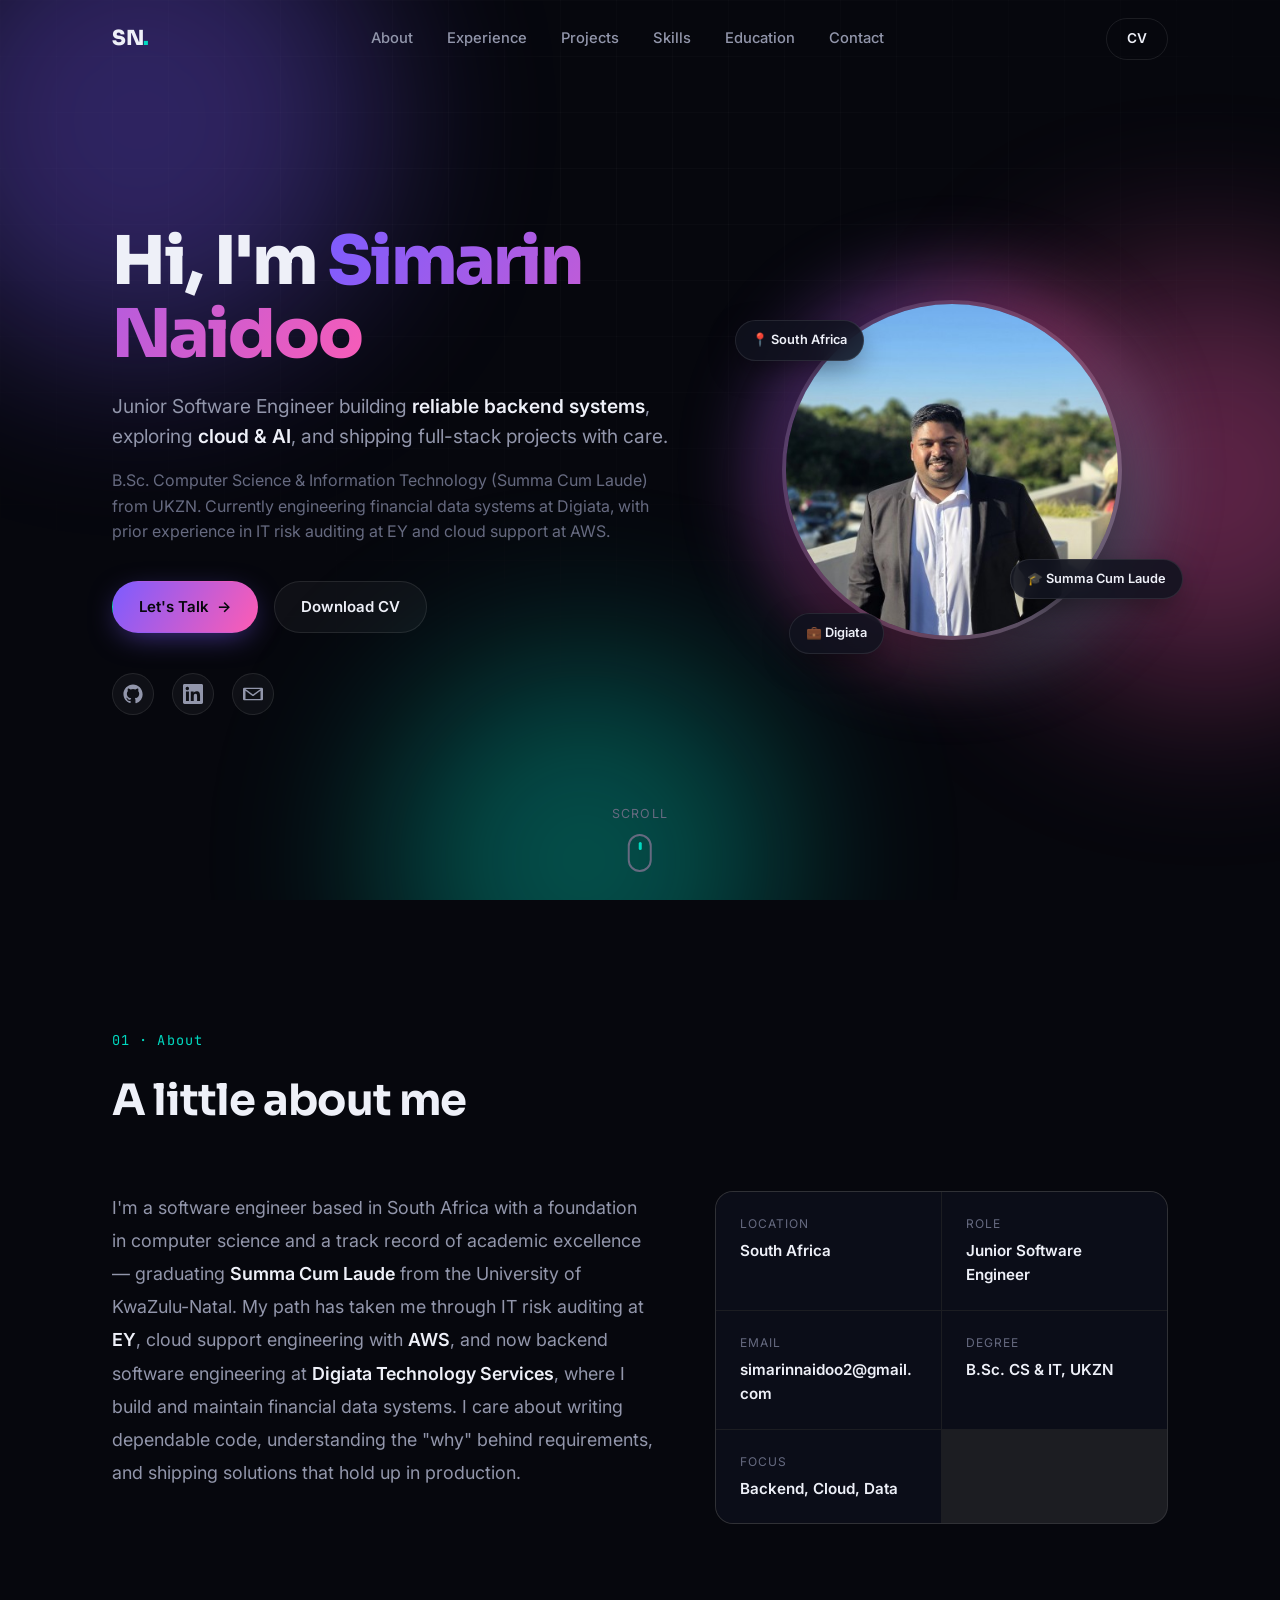
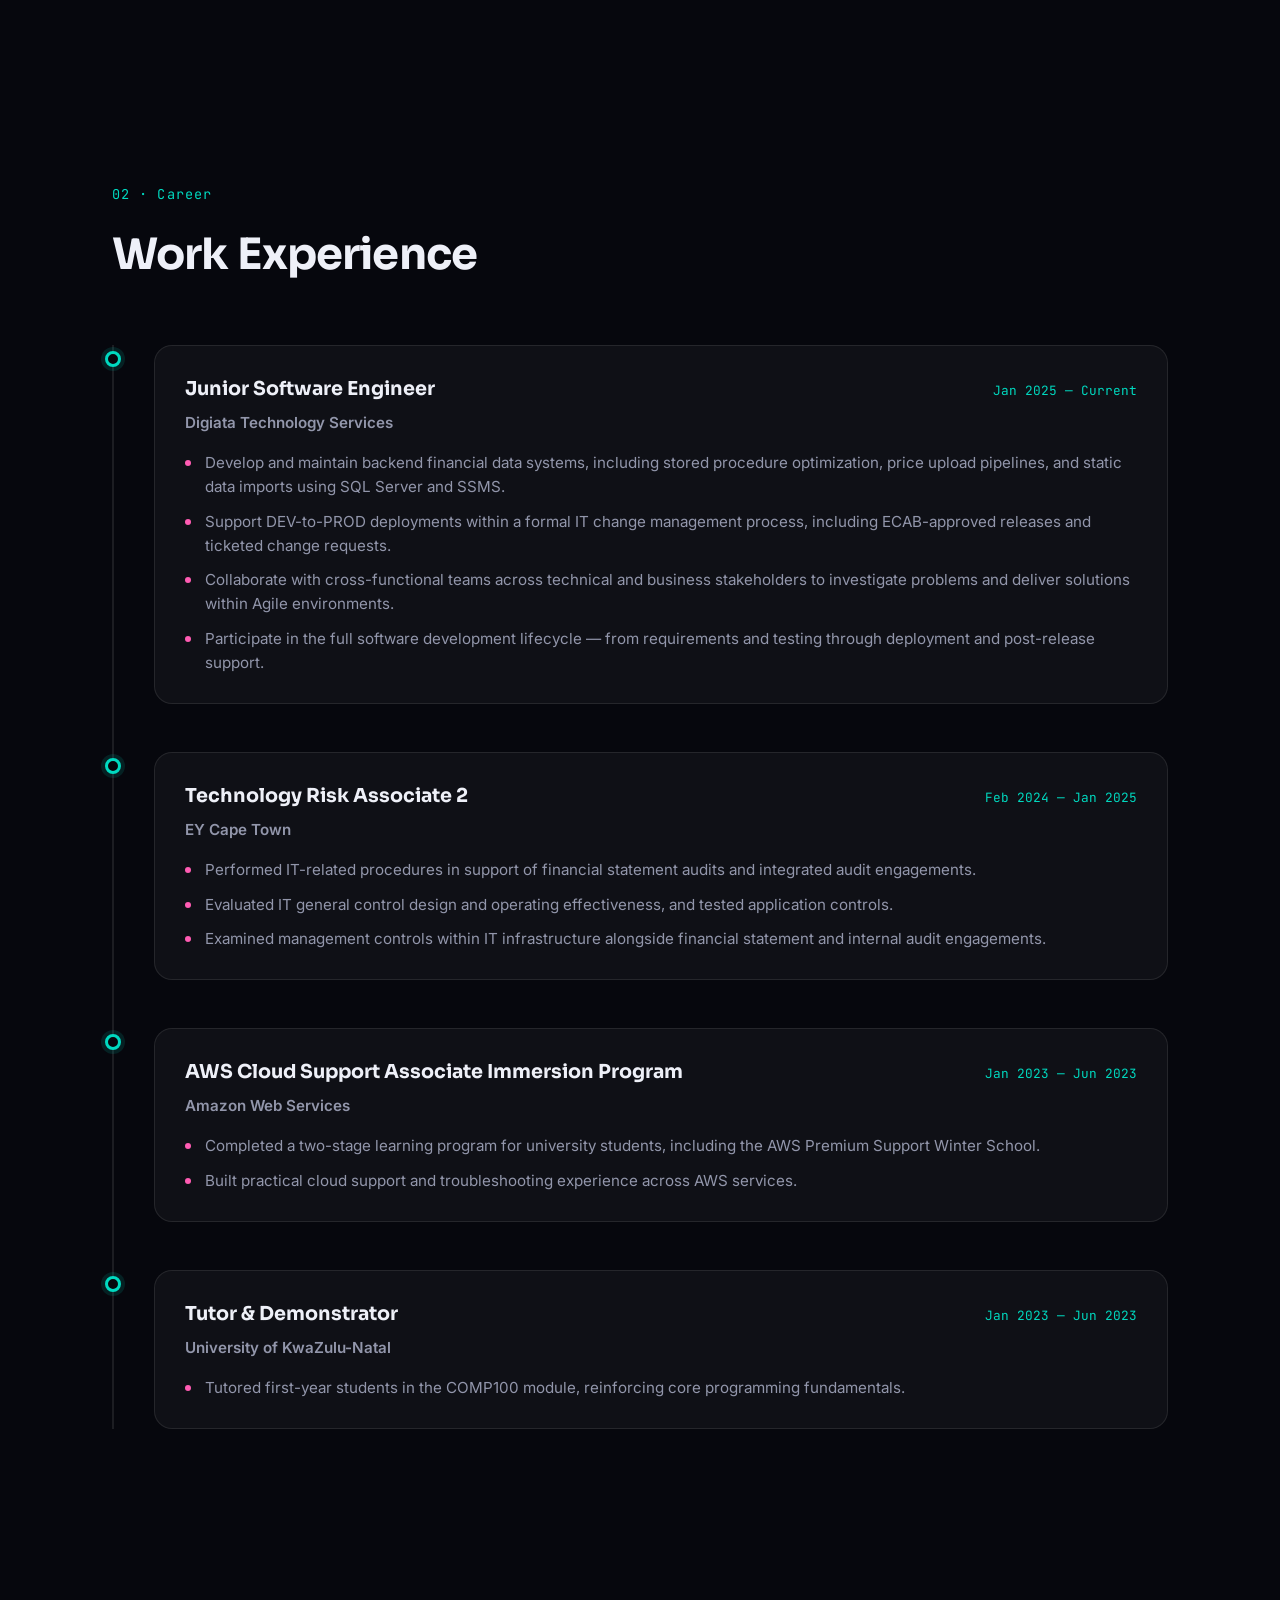
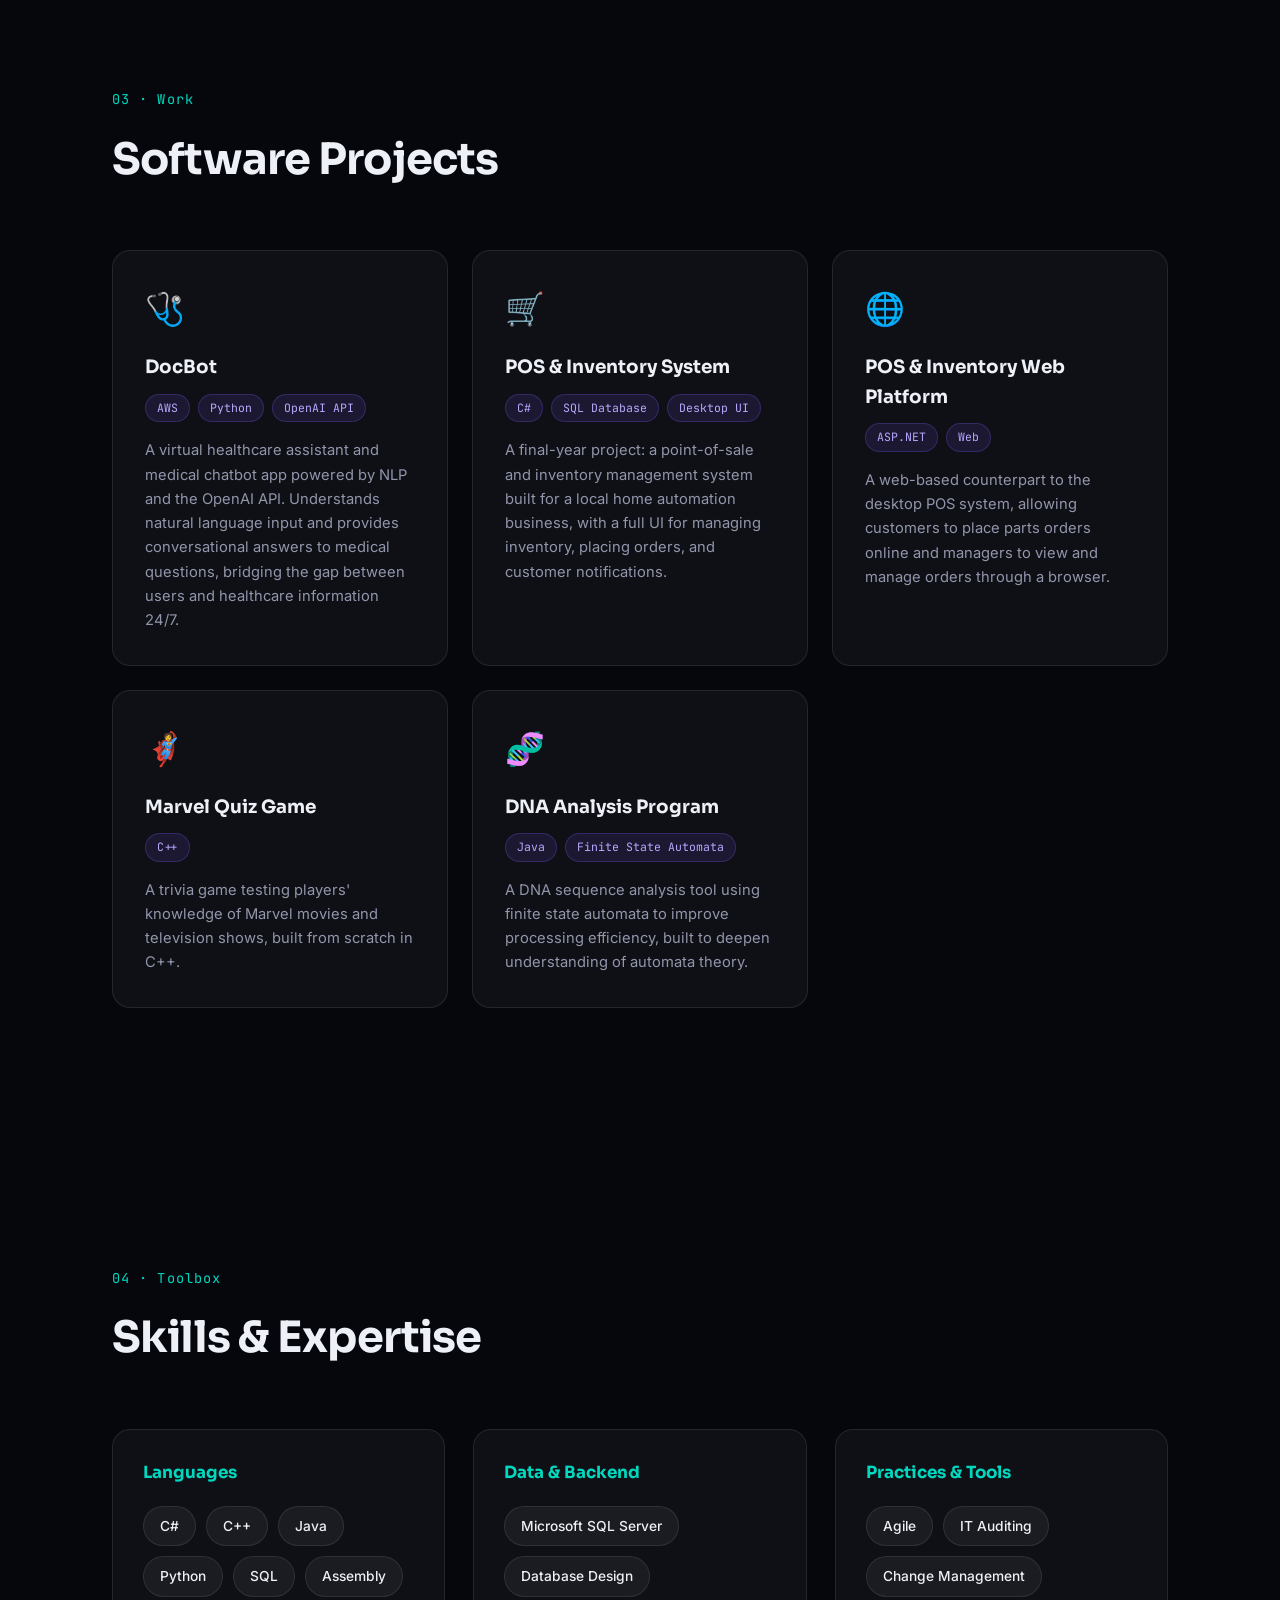
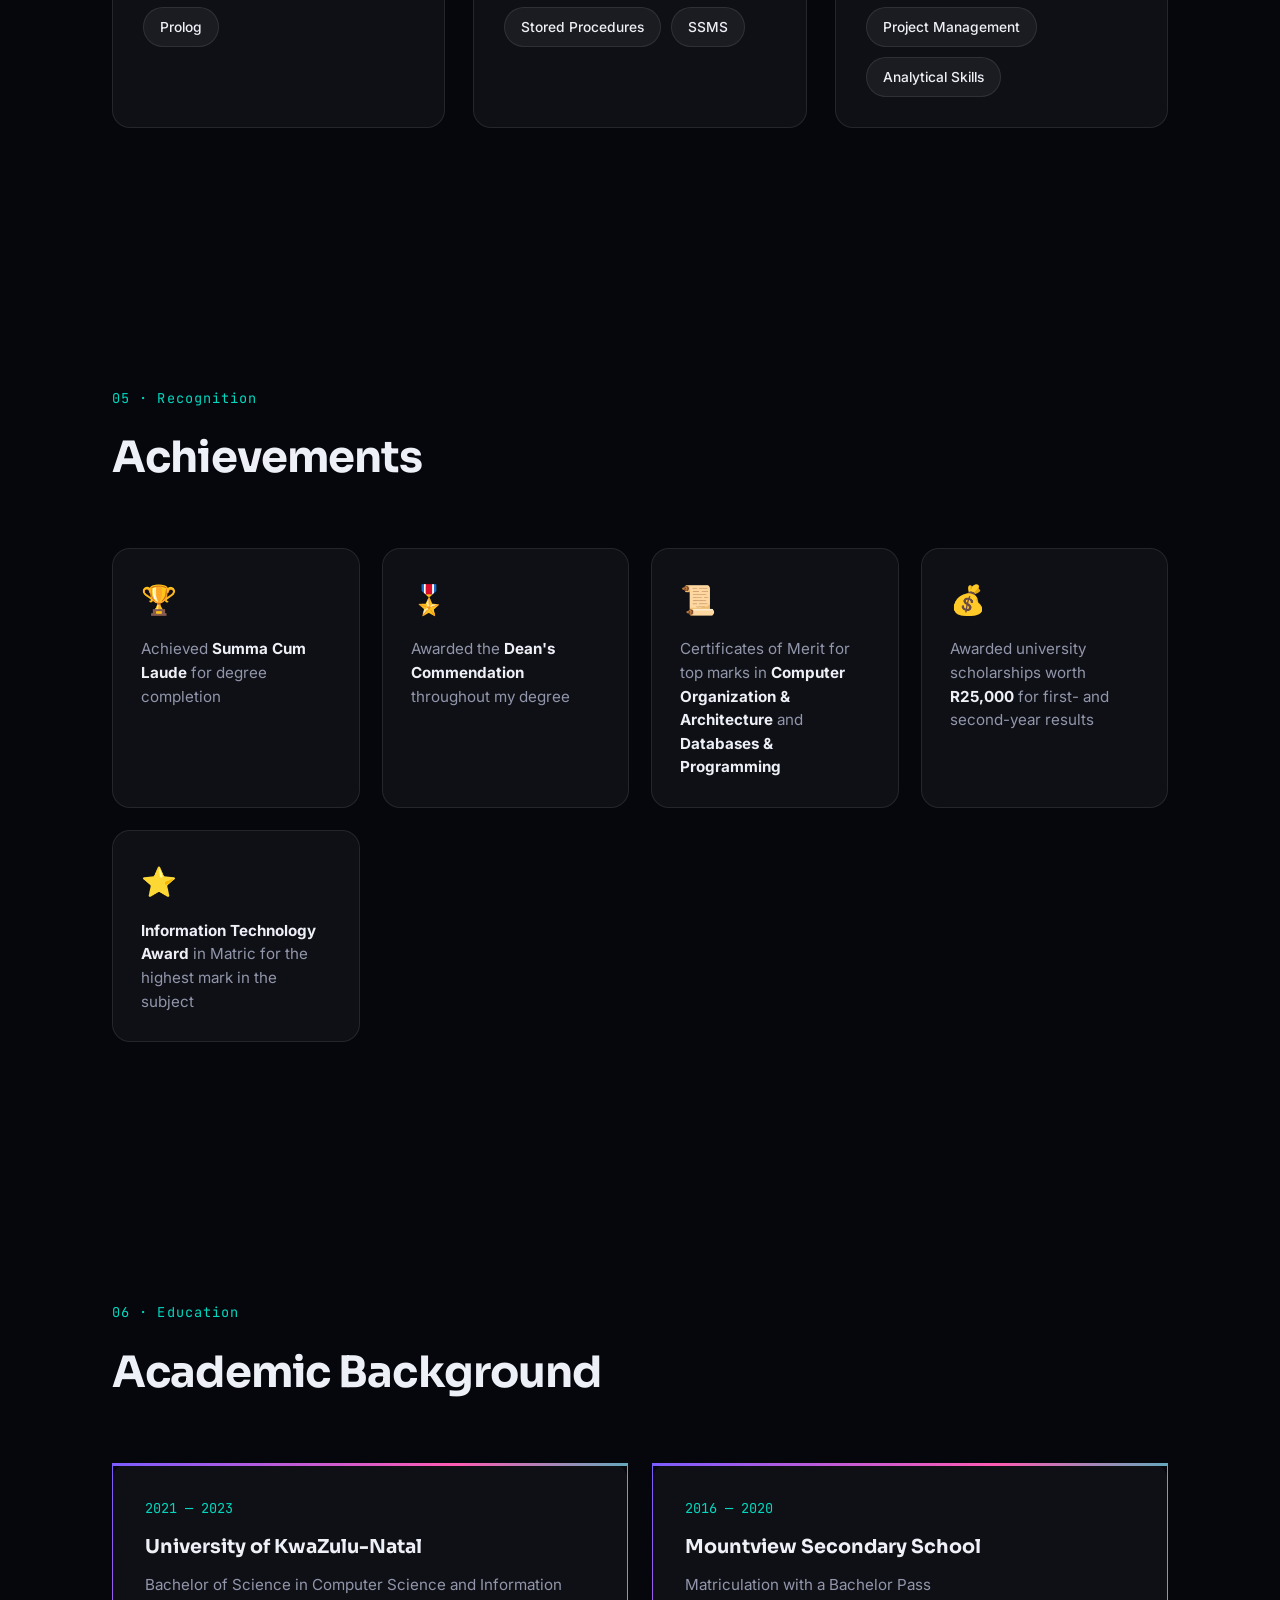
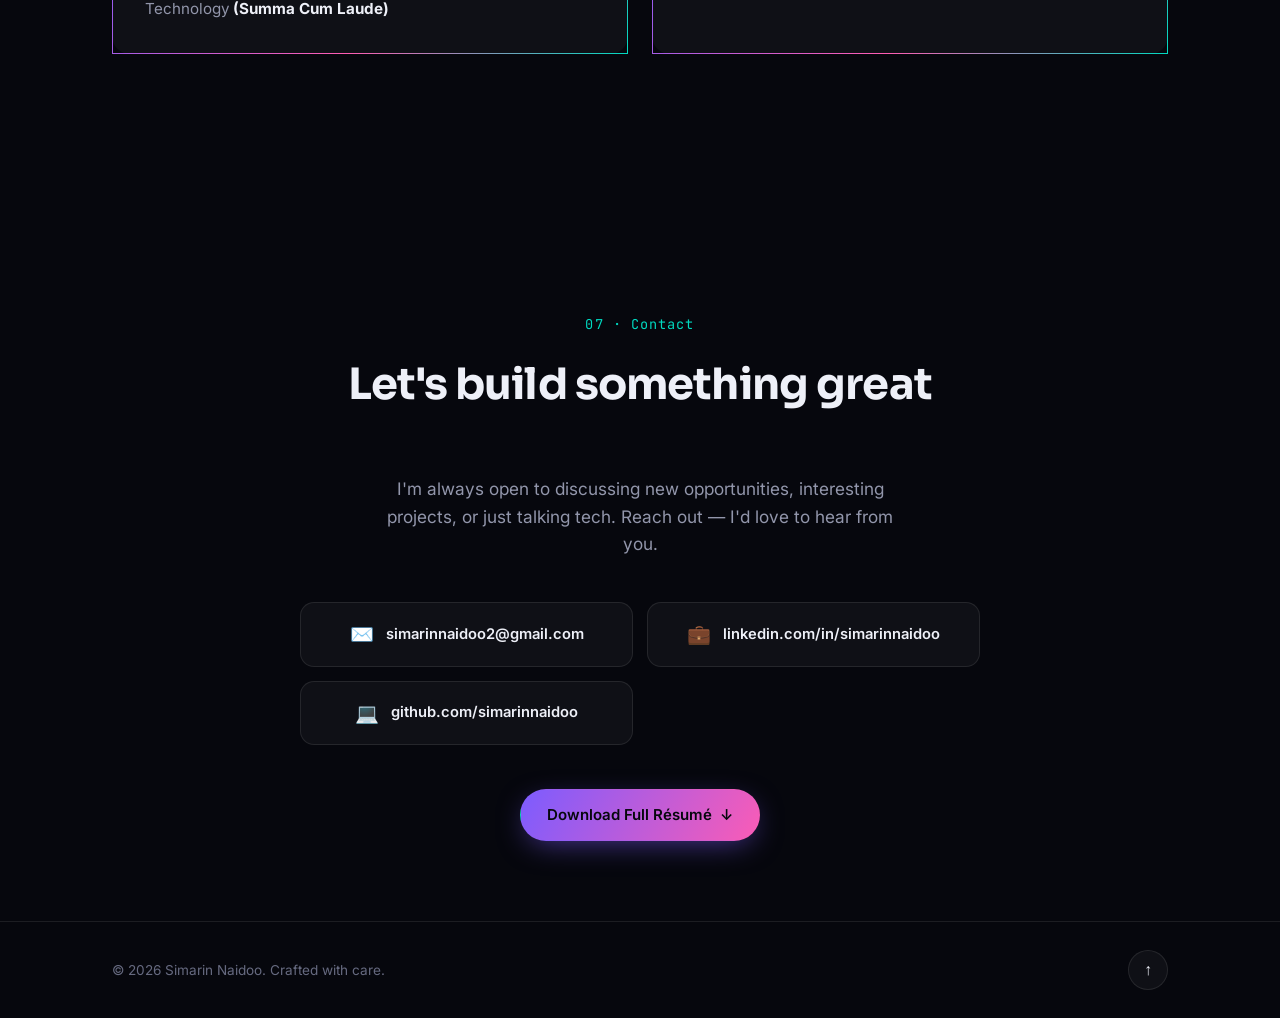
<file: index.html>
<!DOCTYPE html>
<html lang="en">
<head>
<meta charset="UTF-8" />
<meta name="viewport" content="width=device-width, initial-scale=1.0" />
<title>Simarin Naidoo — Software Engineer</title>
<meta name="description" content="Simarin Naidoo — Junior Software Engineer specializing in backend financial data systems, cloud, and full-stack development." />
<link rel="icon" href="data:image/svg+xml,<svg xmlns=%22http://www.w3.org/2000/svg%22 viewBox=%220 0 100 100%22><text y=%22.9em%22 font-size=%2290%22>🚀</text></svg>" />
<link rel="preconnect" href="https://fonts.googleapis.com">
<link rel="preconnect" href="https://fonts.gstatic.com" crossorigin>
<link href="https://fonts.googleapis.com/css2?family=Sora:wght@400;500;600;700;800&family=Inter:wght@300;400;500;600;700&family=JetBrains+Mono:wght@400;500&display=swap" rel="stylesheet">
<link rel="stylesheet" href="css/style.css" />
</head>
<body>

<div class="bg-decor" aria-hidden="true">
  <div class="blob blob-1"></div>
  <div class="blob blob-2"></div>
  <div class="blob blob-3"></div>
  <div class="grid-overlay"></div>
</div>

<div class="progress-bar" id="progressBar"></div>

<header class="navbar" id="navbar">
  <div class="nav-inner">
    <a href="#top" class="logo">SN<span>.</span></a>
    <nav class="nav-links" id="navLinks">
      <a href="#about" class="nav-link">About</a>
      <a href="#experience" class="nav-link">Experience</a>
      <a href="#projects" class="nav-link">Projects</a>
      <a href="#skills" class="nav-link">Skills</a>
      <a href="#education" class="nav-link">Education</a>
      <a href="#contact" class="nav-link">Contact</a>
    </nav>
    <div class="nav-actions">
      <a href="assets/Simarin_Naidoo_CV.pdf" class="btn btn-ghost btn-sm" download>CV</a>
      <button class="nav-toggle" id="navToggle" aria-label="Toggle menu">
        <span></span><span></span><span></span>
      </button>
    </div>
  </div>
</header>

<main id="top">

  <!-- HERO -->
  <section class="hero" id="hero">
    <div class="container hero-grid">
      <div class="hero-text reveal">
        <h1 class="hero-title">
          Hi, I'm <span class="text-gradient">Simarin Naidoo</span>
        </h1>
        <p class="hero-subtitle">
          Junior Software Engineer building <span class="hl">reliable backend systems</span>,
          exploring <span class="hl">cloud & AI</span>, and shipping full-stack projects with care.
        </p>
        <p class="hero-desc">
          B.Sc. Computer Science &amp; Information Technology (Summa Cum Laude) from UKZN.
          Currently engineering financial data systems at Digiata, with prior experience in
          IT risk auditing at EY and cloud support at AWS.
        </p>
        <div class="hero-actions">
          <a href="#contact" class="btn btn-primary">Let's Talk <span class="arrow">→</span></a>
          <a href="assets/Simarin_Naidoo_CV.pdf" class="btn btn-outline" download>Download CV</a>
        </div>
        <div class="hero-socials">
          <a href="https://github.com/simarinnaidoo" target="_blank" rel="noopener" aria-label="GitHub">
            <svg viewBox="0 0 24 24" width="20" height="20"><path fill="currentColor" d="M12 .5C5.73.5.5 5.73.5 12c0 5.08 3.29 9.39 7.86 10.91.57.1.78-.25.78-.55 0-.27-.01-1.16-.02-2.11-3.2.7-3.88-1.36-3.88-1.36-.52-1.33-1.28-1.69-1.28-1.69-1.04-.71.08-.7.08-.7 1.16.08 1.77 1.19 1.77 1.19 1.03 1.76 2.7 1.25 3.36.96.1-.75.4-1.25.73-1.54-2.55-.29-5.24-1.28-5.24-5.68 0-1.26.45-2.28 1.19-3.09-.12-.29-.52-1.46.11-3.04 0 0 .97-.31 3.18 1.18a11.1 11.1 0 0 1 5.79 0c2.21-1.49 3.18-1.18 3.18-1.18.63 1.58.23 2.75.11 3.04.74.81 1.19 1.83 1.19 3.09 0 4.41-2.69 5.39-5.25 5.67.41.36.78 1.07.78 2.16 0 1.56-.01 2.81-.01 3.19 0 .31.21.66.79.55A10.52 10.52 0 0 0 23.5 12C23.5 5.73 18.27.5 12 .5z"/></svg>
          </a>
          <a href="https://www.linkedin.com/in/simarinnaidoo" target="_blank" rel="noopener" aria-label="LinkedIn">
            <svg viewBox="0 0 24 24" width="20" height="20"><path fill="currentColor" d="M20.45 20.45h-3.56v-5.57c0-1.33-.02-3.04-1.85-3.04-1.86 0-2.14 1.45-2.14 2.94v5.67H9.34V9h3.41v1.56h.05c.48-.9 1.64-1.85 3.38-1.85 3.61 0 4.28 2.38 4.28 5.47v6.27zM5.34 7.43a2.07 2.07 0 1 1 0-4.13 2.07 2.07 0 0 1 0 4.13zM7.12 20.45H3.56V9h3.56v11.45zM22.22 0H1.77C.79 0 0 .77 0 1.72v20.56C0 23.23.79 24 1.77 24h20.45c.98 0 1.78-.77 1.78-1.72V1.72C24 .77 23.2 0 22.22 0z"/></svg>
          </a>
          <a href="mailto:simarinnaidoo2@gmail.com" aria-label="Email">
            <svg viewBox="0 0 24 24" width="20" height="20"><path fill="currentColor" d="M1.5 4.5h21a1.5 1.5 0 0 1 1.5 1.5v12a1.5 1.5 0 0 1-1.5 1.5h-21A1.5 1.5 0 0 1 0 18V6a1.5 1.5 0 0 1 1.5-1.5zM3 6l9 6.5L21 6H3zm18 2.24-8.4 6.06a1 1 0 0 1-1.2 0L3 8.24V18h18V8.24z"/></svg>
          </a>
        </div>
      </div>

      <div class="hero-visual reveal">
        <div class="photo-ring">
          <div class="photo-glow"></div>
          <img src="assets/profile.jpg" alt="Portrait of Simarin Naidoo" class="photo" />
          <div class="badge-float badge-1">📍 South Africa</div>
          <div class="badge-float badge-2">🎓 Summa Cum Laude</div>
          <div class="badge-float badge-3">💼 Digiata</div>
        </div>
      </div>
    </div>
    <div class="scroll-cue">
      <span>Scroll</span>
      <div class="mouse"><div class="wheel"></div></div>
    </div>
  </section>

  <!-- ABOUT -->
  <section class="section" id="about">
    <div class="container">
      <p class="section-tag reveal">01 · About</p>
      <h2 class="section-title reveal">A little about me</h2>
      <div class="about-grid">
        <p class="about-text reveal">
          I'm a software engineer based in South Africa with a foundation in computer science
          and a track record of academic excellence — graduating <strong>Summa Cum Laude</strong>
          from the University of KwaZulu-Natal. My path has taken me through IT risk auditing at
          <strong> EY</strong>, cloud support engineering with <strong>AWS</strong>, and now backend
          software engineering at <strong>Digiata Technology Services</strong>, where I build and
          maintain financial data systems. I care about writing dependable code, understanding the
          "why" behind requirements, and shipping solutions that hold up in production.
        </p>
        <div class="about-facts reveal">
          <div class="fact">
            <span class="fact-label">Location</span>
            <span class="fact-value">South Africa</span>
          </div>
          <div class="fact">
            <span class="fact-label">Role</span>
            <span class="fact-value">Junior Software Engineer</span>
          </div>
          <div class="fact">
            <span class="fact-label">Email</span>
            <span class="fact-value"><a href="mailto:simarinnaidoo2@gmail.com">simarinnaidoo2@gmail.com</a></span>
          </div>
          <div class="fact">
            <span class="fact-label">Degree</span>
            <span class="fact-value">B.Sc. CS &amp; IT, UKZN</span>
          </div>
          <div class="fact">
            <span class="fact-label">Focus</span>
            <span class="fact-value">Backend, Cloud, Data</span>
          </div>
        </div>
      </div>
    </div>
  </section>

  <!-- EXPERIENCE -->
  <section class="section" id="experience">
    <div class="container">
      <p class="section-tag reveal">02 · Career</p>
      <h2 class="section-title reveal">Work Experience</h2>

      <div class="timeline">
        <div class="timeline-item reveal">
          <div class="timeline-dot"></div>
          <div class="timeline-card">
            <div class="timeline-head">
              <h3>Junior Software Engineer</h3>
              <span class="timeline-date">Jan 2025 — Current</span>
            </div>
            <p class="timeline-org">Digiata Technology Services</p>
            <ul>
              <li>Develop and maintain backend financial data systems, including stored procedure optimization, price upload pipelines, and static data imports using SQL Server and SSMS.</li>
              <li>Support DEV-to-PROD deployments within a formal IT change management process, including ECAB-approved releases and ticketed change requests.</li>
              <li>Collaborate with cross-functional teams across technical and business stakeholders to investigate problems and deliver solutions within Agile environments.</li>
              <li>Participate in the full software development lifecycle — from requirements and testing through deployment and post-release support.</li>
            </ul>
          </div>
        </div>

        <div class="timeline-item reveal">
          <div class="timeline-dot"></div>
          <div class="timeline-card">
            <div class="timeline-head">
              <h3>Technology Risk Associate 2</h3>
              <span class="timeline-date">Feb 2024 — Jan 2025</span>
            </div>
            <p class="timeline-org">EY Cape Town</p>
            <ul>
              <li>Performed IT-related procedures in support of financial statement audits and integrated audit engagements.</li>
              <li>Evaluated IT general control design and operating effectiveness, and tested application controls.</li>
              <li>Examined management controls within IT infrastructure alongside financial statement and internal audit engagements.</li>
            </ul>
          </div>
        </div>

        <div class="timeline-item reveal">
          <div class="timeline-dot"></div>
          <div class="timeline-card">
            <div class="timeline-head">
              <h3>AWS Cloud Support Associate Immersion Program</h3>
              <span class="timeline-date">Jan 2023 — Jun 2023</span>
            </div>
            <p class="timeline-org">Amazon Web Services</p>
            <ul>
              <li>Completed a two-stage learning program for university students, including the AWS Premium Support Winter School.</li>
              <li>Built practical cloud support and troubleshooting experience across AWS services.</li>
            </ul>
          </div>
        </div>

        <div class="timeline-item reveal">
          <div class="timeline-dot"></div>
          <div class="timeline-card">
            <div class="timeline-head">
              <h3>Tutor &amp; Demonstrator</h3>
              <span class="timeline-date">Jan 2023 — Jun 2023</span>
            </div>
            <p class="timeline-org">University of KwaZulu-Natal</p>
            <ul>
              <li>Tutored first-year students in the COMP100 module, reinforcing core programming fundamentals.</li>
            </ul>
          </div>
        </div>
      </div>
    </div>
  </section>

  <!-- PROJECTS -->
  <section class="section" id="projects">
    <div class="container">
      <p class="section-tag reveal">03 · Work</p>
      <h2 class="section-title reveal">Software Projects</h2>

      <div class="project-grid">
        <article class="project-card reveal">
          <div class="project-icon">🩺</div>
          <h3>DocBot</h3>
          <p class="project-tags"><span>AWS</span><span>Python</span><span>OpenAI API</span></p>
          <p>A virtual healthcare assistant and medical chatbot app powered by NLP and the OpenAI API. Understands natural language input and provides conversational answers to medical questions, bridging the gap between users and healthcare information 24/7.</p>
        </article>

        <article class="project-card reveal">
          <div class="project-icon">🛒</div>
          <h3>POS &amp; Inventory System</h3>
          <p class="project-tags"><span>C#</span><span>SQL Database</span><span>Desktop UI</span></p>
          <p>A final-year project: a point-of-sale and inventory management system built for a local home automation business, with a full UI for managing inventory, placing orders, and customer notifications.</p>
        </article>

        <article class="project-card reveal">
          <div class="project-icon">🌐</div>
          <h3>POS &amp; Inventory Web Platform</h3>
          <p class="project-tags"><span>ASP.NET</span><span>Web</span></p>
          <p>A web-based counterpart to the desktop POS system, allowing customers to place parts orders online and managers to view and manage orders through a browser.</p>
        </article>

        <article class="project-card reveal">
          <div class="project-icon">🦸</div>
          <h3>Marvel Quiz Game</h3>
          <p class="project-tags"><span>C++</span></p>
          <p>A trivia game testing players' knowledge of Marvel movies and television shows, built from scratch in C++.</p>
        </article>

        <article class="project-card reveal">
          <div class="project-icon">🧬</div>
          <h3>DNA Analysis Program</h3>
          <p class="project-tags"><span>Java</span><span>Finite State Automata</span></p>
          <p>A DNA sequence analysis tool using finite state automata to improve processing efficiency, built to deepen understanding of automata theory.</p>
        </article>
      </div>
    </div>
  </section>

  <!-- SKILLS -->
  <section class="section" id="skills">
    <div class="container">
      <p class="section-tag reveal">04 · Toolbox</p>
      <h2 class="section-title reveal">Skills &amp; Expertise</h2>

      <div class="skills-grid">
        <div class="skill-group reveal">
          <h3>Languages</h3>
          <div class="tag-cloud">
            <span class="tag">C#</span>
            <span class="tag">C++</span>
            <span class="tag">Java</span>
            <span class="tag">Python</span>
            <span class="tag">SQL</span>
            <span class="tag">Assembly</span>
            <span class="tag">Prolog</span>
          </div>
        </div>
        <div class="skill-group reveal">
          <h3>Data &amp; Backend</h3>
          <div class="tag-cloud">
            <span class="tag">Microsoft SQL Server</span>
            <span class="tag">Database Design</span>
            <span class="tag">Stored Procedures</span>
            <span class="tag">SSMS</span>
          </div>
        </div>
        <div class="skill-group reveal">
          <h3>Practices &amp; Tools</h3>
          <div class="tag-cloud">
            <span class="tag">Agile</span>
            <span class="tag">IT Auditing</span>
            <span class="tag">Change Management</span>
            <span class="tag">Project Management</span>
            <span class="tag">Analytical Skills</span>
          </div>
        </div>
      </div>
    </div>
  </section>

  <!-- ACHIEVEMENTS -->
  <section class="section" id="achievements">
    <div class="container">
      <p class="section-tag reveal">05 · Recognition</p>
      <h2 class="section-title reveal">Achievements</h2>
      <div class="achieve-grid">
        <div class="achieve-card reveal">
          <div class="achieve-icon">🏆</div>
          <p>Achieved <strong>Summa Cum Laude</strong> for degree completion</p>
        </div>
        <div class="achieve-card reveal">
          <div class="achieve-icon">🎖️</div>
          <p>Awarded the <strong>Dean's Commendation</strong> throughout my degree</p>
        </div>
        <div class="achieve-card reveal">
          <div class="achieve-icon">📜</div>
          <p>Certificates of Merit for top marks in <strong>Computer Organization &amp; Architecture</strong> and <strong>Databases &amp; Programming</strong></p>
        </div>
        <div class="achieve-card reveal">
          <div class="achieve-icon">💰</div>
          <p>Awarded university scholarships worth <strong>R25,000</strong> for first- and second-year results</p>
        </div>
        <div class="achieve-card reveal">
          <div class="achieve-icon">⭐</div>
          <p><strong>Information Technology Award</strong> in Matric for the highest mark in the subject</p>
        </div>
      </div>
    </div>
  </section>

  <!-- EDUCATION -->
  <section class="section" id="education">
    <div class="container">
      <p class="section-tag reveal">06 · Education</p>
      <h2 class="section-title reveal">Academic Background</h2>
      <div class="edu-grid">
        <div class="edu-card reveal">
          <div class="edu-year">2021 — 2023</div>
          <h3>University of KwaZulu-Natal</h3>
          <p>Bachelor of Science in Computer Science and Information Technology <strong>(Summa Cum Laude)</strong></p>
        </div>
        <div class="edu-card reveal">
          <div class="edu-year">2016 — 2020</div>
          <h3>Mountview Secondary School</h3>
          <p>Matriculation with a Bachelor Pass</p>
        </div>
      </div>
    </div>
  </section>

  <!-- CONTACT -->
  <section class="section contact-section" id="contact">
    <div class="container">
      <div class="contact-box reveal">
        <p class="section-tag">07 · Contact</p>
        <h2 class="section-title">Let's build something great</h2>
        <p class="contact-desc">I'm always open to discussing new opportunities, interesting projects, or just talking tech. Reach out — I'd love to hear from you.</p>
        <div class="contact-links">
          <a href="mailto:simarinnaidoo2@gmail.com" class="contact-link">
            <span class="contact-icon">✉️</span>
            <span>simarinnaidoo2@gmail.com</span>
          </a>
          <a href="https://www.linkedin.com/in/simarinnaidoo" target="_blank" rel="noopener" class="contact-link">
            <span class="contact-icon">💼</span>
            <span>linkedin.com/in/simarinnaidoo</span>
          </a>
          <a href="https://github.com/simarinnaidoo" target="_blank" rel="noopener" class="contact-link">
            <span class="contact-icon">💻</span>
            <span>github.com/simarinnaidoo</span>
          </a>
        </div>
        <a href="assets/Simarin_Naidoo_CV.pdf" class="btn btn-primary" download>Download Full Résumé <span class="arrow">↓</span></a>
      </div>
    </div>
  </section>

</main>

<footer class="footer">
  <div class="container footer-inner">
    <p>&copy; <span id="year"></span> Simarin Naidoo. Crafted with care.</p>
    <button class="to-top" id="toTop" aria-label="Back to top">↑</button>
  </div>
</footer>

<script src="js/script.js"></script>
</body>
</html>
</file>
<file: css/style.css>
/* ====================== Reset & Variables ====================== */
* { margin: 0; padding: 0; box-sizing: border-box; }

:root {
  --bg: #06070d;
  --bg-alt: #0b0d18;
  --surface: rgba(255, 255, 255, 0.04);
  --surface-strong: rgba(255, 255, 255, 0.07);
  --border: rgba(255, 255, 255, 0.09);
  --text: #eef0f8;
  --text-dim: #9296ab;
  --text-dimmer: #666a80;
  --accent: #7c5cff;
  --accent-2: #00d9c0;
  --accent-3: #ff5cb3;
  --gradient: linear-gradient(120deg, var(--accent), var(--accent-3) 55%, var(--accent-2));
  --font-head: 'Sora', sans-serif;
  --font-body: 'Inter', sans-serif;
  --font-mono: 'JetBrains Mono', monospace;
  --radius: 18px;
  --shadow-glow: 0 0 60px rgba(124, 92, 255, 0.15);
}

html { scroll-behavior: smooth; }

body {
  background: var(--bg);
  color: var(--text);
  font-family: var(--font-body);
  line-height: 1.6;
  overflow-x: hidden;
  -webkit-font-smoothing: antialiased;
}

.container {
  max-width: 1120px;
  margin: 0 auto;
  padding: 0 32px;
}

a { color: inherit; text-decoration: none; }
ul { list-style: none; }
img { max-width: 100%; display: block; }

/* ====================== Background Decor ====================== */
.bg-decor {
  position: fixed;
  inset: 0;
  z-index: 0;
  overflow: hidden;
  pointer-events: none;
}

.blob {
  position: absolute;
  border-radius: 50%;
  filter: blur(90px);
  opacity: 0.35;
  animation: float 18s ease-in-out infinite;
}

.blob-1 {
  width: 480px; height: 480px;
  background: var(--accent);
  top: -120px; left: -100px;
  animation-delay: 0s;
}

.blob-2 {
  width: 420px; height: 420px;
  background: var(--accent-3);
  top: 30%; right: -140px;
  animation-delay: -6s;
}

.blob-3 {
  width: 400px; height: 400px;
  background: var(--accent-2);
  bottom: -160px; left: 30%;
  animation-delay: -12s;
}

@keyframes float {
  0%, 100% { transform: translate(0, 0) scale(1); }
  33% { transform: translate(40px, -30px) scale(1.08); }
  66% { transform: translate(-30px, 40px) scale(0.95); }
}

.grid-overlay {
  position: absolute;
  inset: 0;
  background-image:
    linear-gradient(rgba(255,255,255,0.025) 1px, transparent 1px),
    linear-gradient(90deg, rgba(255,255,255,0.025) 1px, transparent 1px);
  background-size: 56px 56px;
  mask-image: radial-gradient(ellipse 80% 60% at 50% 20%, black, transparent);
}

/* ====================== Progress Bar ====================== */
.progress-bar {
  position: fixed;
  top: 0; left: 0;
  height: 3px;
  width: 0%;
  background: var(--gradient);
  z-index: 1000;
  transition: width 0.1s ease-out;
}

/* ====================== Navbar ====================== */
.navbar {
  position: fixed;
  top: 0; left: 0; right: 0;
  z-index: 900;
  padding: 18px 0;
  transition: all 0.3s ease;
}

.navbar.scrolled {
  padding: 12px 0;
  background: rgba(6, 7, 13, 0.75);
  backdrop-filter: blur(16px);
  border-bottom: 1px solid var(--border);
}

.nav-inner {
  max-width: 1120px;
  margin: 0 auto;
  padding: 0 32px;
  display: flex;
  align-items: center;
  justify-content: space-between;
}

.logo {
  font-family: var(--font-head);
  font-weight: 800;
  font-size: 1.3rem;
  letter-spacing: -0.02em;
}

.logo span { color: var(--accent-2); }

.nav-links {
  display: flex;
  gap: 34px;
}

.nav-link {
  font-size: 0.92rem;
  font-weight: 500;
  color: var(--text-dim);
  position: relative;
  transition: color 0.25s ease;
}

.nav-link::after {
  content: '';
  position: absolute;
  left: 0; bottom: -6px;
  width: 0%;
  height: 2px;
  background: var(--gradient);
  transition: width 0.25s ease;
}

.nav-link:hover, .nav-link.active {
  color: var(--text);
}

.nav-link:hover::after, .nav-link.active::after {
  width: 100%;
}

.nav-actions {
  display: flex;
  align-items: center;
  gap: 14px;
}

.nav-toggle {
  display: none;
  flex-direction: column;
  justify-content: center;
  gap: 5px;
  width: 34px; height: 34px;
  background: none;
  border: none;
  cursor: pointer;
}

.nav-toggle span {
  width: 100%;
  height: 2px;
  background: var(--text);
  border-radius: 2px;
  transition: all 0.3s ease;
}

/* ====================== Buttons ====================== */
.btn {
  display: inline-flex;
  align-items: center;
  gap: 8px;
  padding: 13px 26px;
  border-radius: 999px;
  font-weight: 600;
  font-size: 0.94rem;
  font-family: var(--font-body);
  cursor: pointer;
  border: 1px solid transparent;
  transition: transform 0.25s ease, box-shadow 0.25s ease, background 0.25s ease, border-color 0.25s ease;
  white-space: nowrap;
}

.btn-primary {
  background: var(--gradient);
  background-size: 200% auto;
  color: #06070d;
  box-shadow: 0 8px 30px -8px rgba(124, 92, 255, 0.6);
}

.btn-primary:hover {
  transform: translateY(-2px);
  background-position: right center;
  box-shadow: 0 12px 40px -6px rgba(124, 92, 255, 0.75);
}

.btn-outline {
  border-color: var(--border);
  color: var(--text);
  background: var(--surface);
}

.btn-outline:hover {
  border-color: rgba(255,255,255,0.25);
  transform: translateY(-2px);
  background: var(--surface-strong);
}

.btn-ghost {
  color: var(--text);
  border: 1px solid var(--border);
}

.btn-ghost:hover { background: var(--surface); }

.btn-sm { padding: 9px 20px; font-size: 0.85rem; }

.arrow { transition: transform 0.25s ease; display: inline-block; }
.btn:hover .arrow { transform: translateX(4px); }

/* ====================== Hero ====================== */
.hero {
  position: relative;
  z-index: 1;
  min-height: 100vh;
  display: flex;
  align-items: center;
  padding-top: 100px;
  padding-bottom: 60px;
}

.hero-grid {
  display: grid;
  grid-template-columns: 1.15fr 0.85fr;
  gap: 40px;
  align-items: center;
}

.eyebrow {
  display: inline-flex;
  align-items: center;
  gap: 9px;
  font-family: var(--font-mono);
  font-size: 0.82rem;
  color: var(--accent-2);
  background: rgba(0, 217, 192, 0.08);
  border: 1px solid rgba(0, 217, 192, 0.25);
  padding: 7px 16px;
  border-radius: 999px;
  margin-bottom: 26px;
}

.dot {
  width: 7px; height: 7px;
  border-radius: 50%;
  background: var(--accent-2);
  box-shadow: 0 0 10px var(--accent-2);
  animation: pulse 2s ease-in-out infinite;
}

@keyframes pulse {
  0%, 100% { opacity: 1; }
  50% { opacity: 0.4; }
}

.hero-title {
  font-family: var(--font-head);
  font-size: clamp(2.4rem, 5.5vw, 4.2rem);
  font-weight: 800;
  line-height: 1.08;
  letter-spacing: -0.03em;
  margin-bottom: 22px;
}

.text-gradient {
  background: var(--gradient);
  background-size: 200% auto;
  -webkit-background-clip: text;
  background-clip: text;
  color: transparent;
  animation: shine 6s linear infinite;
}

@keyframes shine {
  to { background-position: 200% center; }
}

.hero-subtitle {
  font-size: 1.2rem;
  color: var(--text-dim);
  font-weight: 400;
  max-width: 560px;
  margin-bottom: 16px;
  line-height: 1.55;
}

.hero-subtitle .hl {
  color: var(--text);
  font-weight: 600;
}

.hero-desc {
  font-size: 1rem;
  color: var(--text-dimmer);
  max-width: 540px;
  margin-bottom: 36px;
}

.hero-actions {
  display: flex;
  gap: 16px;
  margin-bottom: 40px;
  flex-wrap: wrap;
}

.hero-socials {
  display: flex;
  gap: 18px;
}

.hero-socials a {
  width: 42px; height: 42px;
  display: flex;
  align-items: center;
  justify-content: center;
  border-radius: 50%;
  border: 1px solid var(--border);
  color: var(--text-dim);
  background: var(--surface);
  transition: all 0.25s ease;
}

.hero-socials a:hover {
  color: var(--bg);
  background: var(--accent-2);
  border-color: var(--accent-2);
  transform: translateY(-3px);
}

/* Hero Visual */
.hero-visual {
  display: flex;
  justify-content: center;
  position: relative;
}

.photo-ring {
  position: relative;
  width: min(340px, 80vw);
  aspect-ratio: 1;
}

.photo-glow {
  position: absolute;
  inset: -20px;
  border-radius: 50%;
  background: var(--gradient);
  filter: blur(40px);
  opacity: 0.5;
  animation: rotate-glow 8s linear infinite;
}

@keyframes rotate-glow {
  0% { filter: blur(40px) hue-rotate(0deg); }
  100% { filter: blur(40px) hue-rotate(360deg); }
}

.photo {
  position: relative;
  width: 100%;
  height: 100%;
  border-radius: 50%;
  object-fit: cover;
  border: 4px solid rgba(255,255,255,0.12);
  box-shadow: 0 20px 60px -10px rgba(0,0,0,0.6);
}

.badge-float {
  position: absolute;
  background: rgba(16, 18, 30, 0.85);
  backdrop-filter: blur(12px);
  border: 1px solid var(--border);
  padding: 9px 16px;
  border-radius: 999px;
  font-size: 0.8rem;
  font-weight: 600;
  white-space: nowrap;
  box-shadow: 0 10px 30px -6px rgba(0,0,0,0.5);
  animation: bob 5s ease-in-out infinite;
}

.badge-1 { top: 6%; left: -14%; animation-delay: 0s; }
.badge-2 { bottom: 12%; right: -18%; animation-delay: -1.5s; }
.badge-3 { bottom: -4%; left: 2%; animation-delay: -3s; }

@keyframes bob {
  0%, 100% { transform: translateY(0); }
  50% { transform: translateY(-10px); }
}

.scroll-cue {
  position: absolute;
  bottom: 28px;
  left: 50%;
  transform: translateX(-50%);
  display: flex;
  flex-direction: column;
  align-items: center;
  gap: 10px;
  color: var(--text-dimmer);
  font-size: 0.78rem;
  letter-spacing: 0.1em;
  text-transform: uppercase;
}

.mouse {
  width: 24px; height: 38px;
  border: 2px solid var(--text-dimmer);
  border-radius: 14px;
  display: flex;
  justify-content: center;
  padding-top: 6px;
}

.wheel {
  width: 3px; height: 8px;
  background: var(--accent-2);
  border-radius: 2px;
  animation: scroll-wheel 1.8s ease-in-out infinite;
}

@keyframes scroll-wheel {
  0% { opacity: 1; transform: translateY(0); }
  100% { opacity: 0; transform: translateY(10px); }
}

/* ====================== Sections ====================== */
.section {
  position: relative;
  z-index: 1;
  padding: 130px 0;
}

.section-tag {
  font-family: var(--font-mono);
  color: var(--accent-2);
  font-size: 0.85rem;
  letter-spacing: 0.08em;
  margin-bottom: 14px;
}

.section-title {
  font-family: var(--font-head);
  font-size: clamp(1.9rem, 3.6vw, 2.7rem);
  font-weight: 700;
  letter-spacing: -0.02em;
  margin-bottom: 56px;
}

/* ====================== About ====================== */
.about-grid {
  display: grid;
  grid-template-columns: 1.2fr 1fr;
  gap: 60px;
  align-items: start;
}

.about-text {
  font-size: 1.12rem;
  color: var(--text-dim);
  line-height: 1.85;
}

.about-text strong { color: var(--text); font-weight: 600; }

.about-facts {
  display: grid;
  grid-template-columns: 1fr 1fr;
  gap: 1px;
  background: var(--border);
  border: 1px solid var(--border);
  border-radius: var(--radius);
  overflow: hidden;
}

.fact {
  background: var(--bg-alt);
  padding: 22px 24px;
  display: flex;
  flex-direction: column;
  gap: 6px;
}

.fact-label {
  font-size: 0.75rem;
  text-transform: uppercase;
  letter-spacing: 0.08em;
  color: var(--text-dimmer);
}

.fact-value {
  font-weight: 600;
  font-size: 0.95rem;
  word-break: break-word;
}

.fact-value a:hover { color: var(--accent-2); }

/* ====================== Timeline ====================== */
.timeline {
  position: relative;
  padding-left: 40px;
  border-left: 2px solid var(--border);
}

.timeline-item {
  position: relative;
  margin-bottom: 48px;
}

.timeline-item:last-child { margin-bottom: 0; }

.timeline-dot {
  position: absolute;
  left: -49px;
  top: 6px;
  width: 16px; height: 16px;
  border-radius: 50%;
  background: var(--bg);
  border: 3px solid var(--accent-2);
  box-shadow: 0 0 0 4px rgba(0, 217, 192, 0.12);
}

.timeline-card {
  background: var(--surface);
  border: 1px solid var(--border);
  border-radius: var(--radius);
  padding: 28px 30px;
  transition: transform 0.3s ease, border-color 0.3s ease, background 0.3s ease;
}

.timeline-card:hover {
  transform: translateX(6px);
  border-color: rgba(124, 92, 255, 0.35);
  background: var(--surface-strong);
}

.timeline-head {
  display: flex;
  flex-wrap: wrap;
  justify-content: space-between;
  align-items: baseline;
  gap: 10px;
  margin-bottom: 6px;
}

.timeline-head h3 {
  font-family: var(--font-head);
  font-size: 1.2rem;
  font-weight: 700;
}

.timeline-date {
  font-family: var(--font-mono);
  font-size: 0.8rem;
  color: var(--accent-2);
  white-space: nowrap;
}

.timeline-org {
  color: var(--text-dim);
  font-weight: 600;
  margin-bottom: 16px;
  font-size: 0.95rem;
}

.timeline-card ul { display: flex; flex-direction: column; gap: 10px; }

.timeline-card li {
  position: relative;
  padding-left: 20px;
  color: var(--text-dim);
  font-size: 0.95rem;
  line-height: 1.6;
}

.timeline-card li::before {
  content: '';
  position: absolute;
  left: 0; top: 9px;
  width: 6px; height: 6px;
  border-radius: 50%;
  background: var(--accent-3);
}

/* ====================== Projects ====================== */
.project-grid {
  display: grid;
  grid-template-columns: repeat(auto-fit, minmax(300px, 1fr));
  gap: 24px;
}

.project-card {
  background: var(--surface);
  border: 1px solid var(--border);
  border-radius: var(--radius);
  padding: 32px;
  transition: transform 0.3s ease, border-color 0.3s ease, box-shadow 0.3s ease;
  position: relative;
  overflow: hidden;
}

.project-card::before {
  content: '';
  position: absolute;
  inset: 0;
  background: var(--gradient);
  opacity: 0;
  transition: opacity 0.3s ease;
  z-index: 0;
  border-radius: var(--radius);
  padding: 1px;
  -webkit-mask: linear-gradient(#fff 0 0) content-box, linear-gradient(#fff 0 0);
  -webkit-mask-composite: xor;
  mask-composite: exclude;
}

.project-card:hover {
  transform: translateY(-6px);
  border-color: rgba(255,255,255,0.02);
  box-shadow: 0 20px 50px -20px rgba(124, 92, 255, 0.4);
}

.project-card:hover::before { opacity: 1; }

.project-icon {
  font-size: 2rem;
  margin-bottom: 18px;
}

.project-card h3 {
  font-family: var(--font-head);
  font-size: 1.15rem;
  font-weight: 700;
  margin-bottom: 12px;
  position: relative;
  z-index: 1;
}

.project-card p:last-child {
  color: var(--text-dim);
  font-size: 0.92rem;
  line-height: 1.65;
  position: relative;
  z-index: 1;
}

.project-tags {
  display: flex;
  flex-wrap: wrap;
  gap: 8px;
  margin-bottom: 16px;
  position: relative;
  z-index: 1;
}

.project-tags span {
  font-family: var(--font-mono);
  font-size: 0.72rem;
  padding: 4px 11px;
  border-radius: 999px;
  background: rgba(124, 92, 255, 0.12);
  color: #b9a9ff;
  border: 1px solid rgba(124, 92, 255, 0.25);
}

/* ====================== Skills ====================== */
.skills-grid {
  display: grid;
  grid-template-columns: repeat(auto-fit, minmax(280px, 1fr));
  gap: 28px;
}

.skill-group {
  background: var(--surface);
  border: 1px solid var(--border);
  border-radius: var(--radius);
  padding: 30px;
}

.skill-group h3 {
  font-family: var(--font-head);
  font-size: 1.05rem;
  margin-bottom: 20px;
  color: var(--accent-2);
}

.tag-cloud {
  display: flex;
  flex-wrap: wrap;
  gap: 10px;
}

.tag {
  font-size: 0.86rem;
  font-weight: 500;
  padding: 8px 16px;
  border-radius: 999px;
  background: rgba(255,255,255,0.05);
  border: 1px solid var(--border);
  transition: all 0.25s ease;
  cursor: default;
}

.tag:hover {
  background: var(--gradient);
  color: var(--bg);
  border-color: transparent;
  transform: translateY(-2px);
}

/* ====================== Achievements ====================== */
.achieve-grid {
  display: grid;
  grid-template-columns: repeat(auto-fit, minmax(240px, 1fr));
  gap: 22px;
}

.achieve-card {
  background: var(--surface);
  border: 1px solid var(--border);
  border-radius: var(--radius);
  padding: 28px;
  display: flex;
  flex-direction: column;
  gap: 14px;
  transition: transform 0.3s ease, background 0.3s ease;
}

.achieve-card:hover {
  transform: translateY(-4px);
  background: var(--surface-strong);
}

.achieve-icon { font-size: 1.8rem; }

.achieve-card p { color: var(--text-dim); font-size: 0.95rem; line-height: 1.55; }
.achieve-card strong { color: var(--text); }

/* ====================== Education ====================== */
.edu-grid {
  display: grid;
  grid-template-columns: repeat(auto-fit, minmax(280px, 1fr));
  gap: 24px;
}

.edu-card {
  background: var(--surface);
  border: 1px solid var(--border);
  border-radius: var(--radius);
  padding: 32px;
  border-top: 3px solid transparent;
  border-image: var(--gradient) 1;
  transition: transform 0.3s ease;
}

.edu-card:hover { transform: translateY(-4px); }

.edu-year {
  font-family: var(--font-mono);
  color: var(--accent-2);
  font-size: 0.85rem;
  margin-bottom: 12px;
}

.edu-card h3 {
  font-family: var(--font-head);
  font-size: 1.2rem;
  margin-bottom: 10px;
}

.edu-card p { color: var(--text-dim); font-size: 0.95rem; }
.edu-card strong { color: var(--text); }

/* ====================== Contact ====================== */
.contact-section { padding-bottom: 80px; }

.contact-box {
  text-align: center;
  max-width: 680px;
  margin: 0 auto;
}

.contact-box .section-tag,
.contact-box .section-title { justify-content: center; }
.contact-box .section-tag { display: block; }

.contact-desc {
  color: var(--text-dim);
  font-size: 1.08rem;
  max-width: 520px;
  margin: 0 auto 44px;
}

.contact-links {
  display: grid;
  grid-template-columns: repeat(auto-fit, minmax(220px, 1fr));
  gap: 14px;
  margin-bottom: 44px;
}

.contact-link {
  display: flex;
  align-items: center;
  gap: 12px;
  justify-content: center;
  padding: 16px 20px;
  border-radius: 14px;
  background: var(--surface);
  border: 1px solid var(--border);
  font-weight: 600;
  font-size: 0.92rem;
  transition: all 0.25s ease;
  word-break: break-all;
}

.contact-link:hover {
  border-color: var(--accent-2);
  background: var(--surface-strong);
  transform: translateY(-3px);
}

.contact-icon { font-size: 1.2rem; flex-shrink: 0; }

/* ====================== Footer ====================== */
.footer {
  position: relative;
  z-index: 1;
  border-top: 1px solid var(--border);
  padding: 28px 0;
}

.footer-inner {
  display: flex;
  align-items: center;
  justify-content: space-between;
}

.footer p { color: var(--text-dimmer); font-size: 0.85rem; }

.to-top {
  width: 40px; height: 40px;
  border-radius: 50%;
  background: var(--surface);
  border: 1px solid var(--border);
  color: var(--text);
  cursor: pointer;
  font-size: 1rem;
  transition: all 0.25s ease;
}

.to-top:hover {
  background: var(--gradient);
  color: var(--bg);
  border-color: transparent;
  transform: translateY(-3px);
}

/* ====================== Reveal Animation ====================== */
.reveal {
  opacity: 0;
  transform: translateY(28px);
  transition: opacity 0.7s ease, transform 0.7s ease;
}

.reveal.in-view {
  opacity: 1;
  transform: translateY(0);
}

/* ====================== Responsive ====================== */
@media (max-width: 900px) {
  .hero-grid { grid-template-columns: 1fr; }
  .hero-visual { order: -1; margin-bottom: 20px; }
  .photo-ring { width: 230px; margin: 0 auto; }
  .badge-float { font-size: 0.72rem; padding: 7px 12px; }
  .about-grid { grid-template-columns: 1fr; }
  .badge-1 { left: -8%; }
  .badge-2 { right: -8%; }
}

@media (max-width: 760px) {
  .nav-links { display: none; }
  .nav-toggle { display: flex; }

  .nav-links.open {
    display: flex;
    position: absolute;
    top: 100%;
    left: 0; right: 0;
    background: rgba(6,7,13,0.97);
    backdrop-filter: blur(16px);
    flex-direction: column;
    padding: 24px 32px;
    gap: 20px;
    border-bottom: 1px solid var(--border);
  }

  .container { padding: 0 22px; }
  .section { padding: 90px 0; }
  .hero { padding-top: 120px; }
  .contact-links { grid-template-columns: 1fr; }
  .timeline { padding-left: 28px; }
  .timeline-dot { left: -36px; }
}

@media (max-width: 480px) {
  .hero-actions { flex-direction: column; align-items: stretch; }
  .btn { justify-content: center; }
}
</file>
